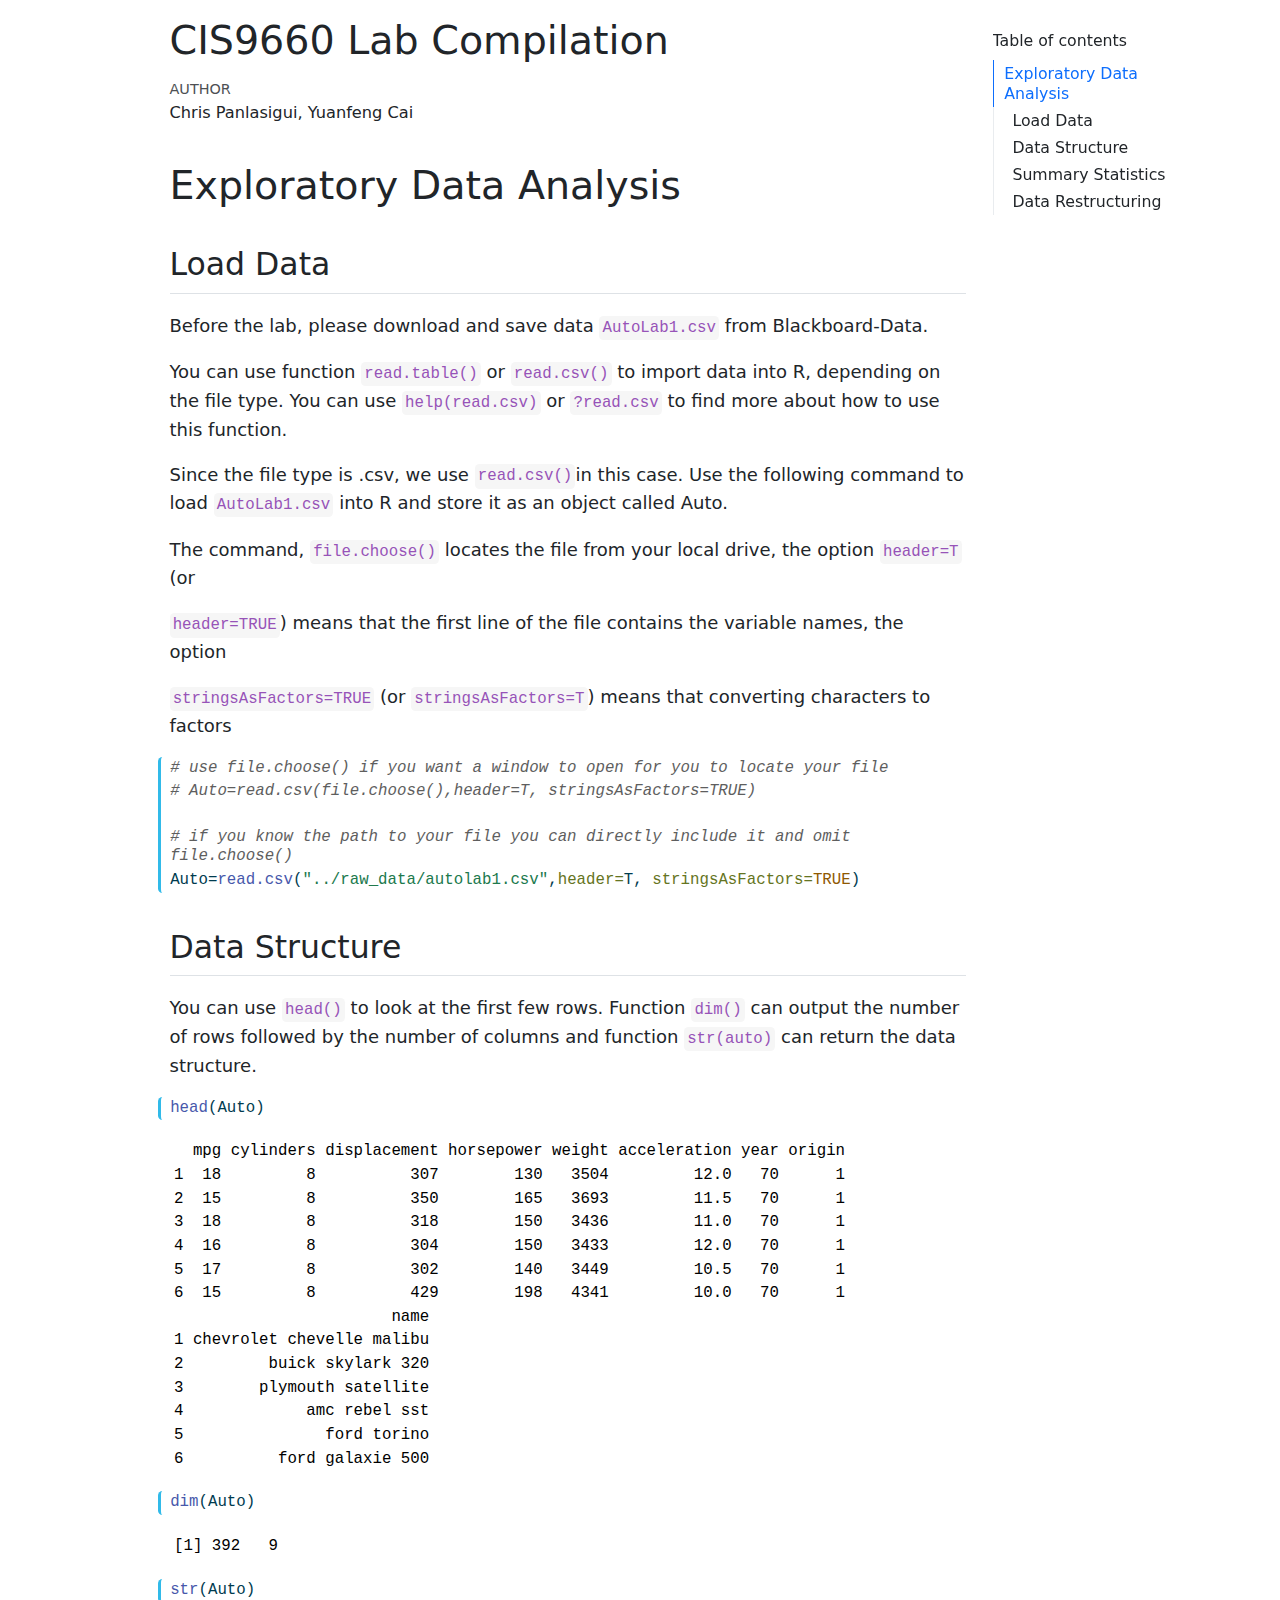
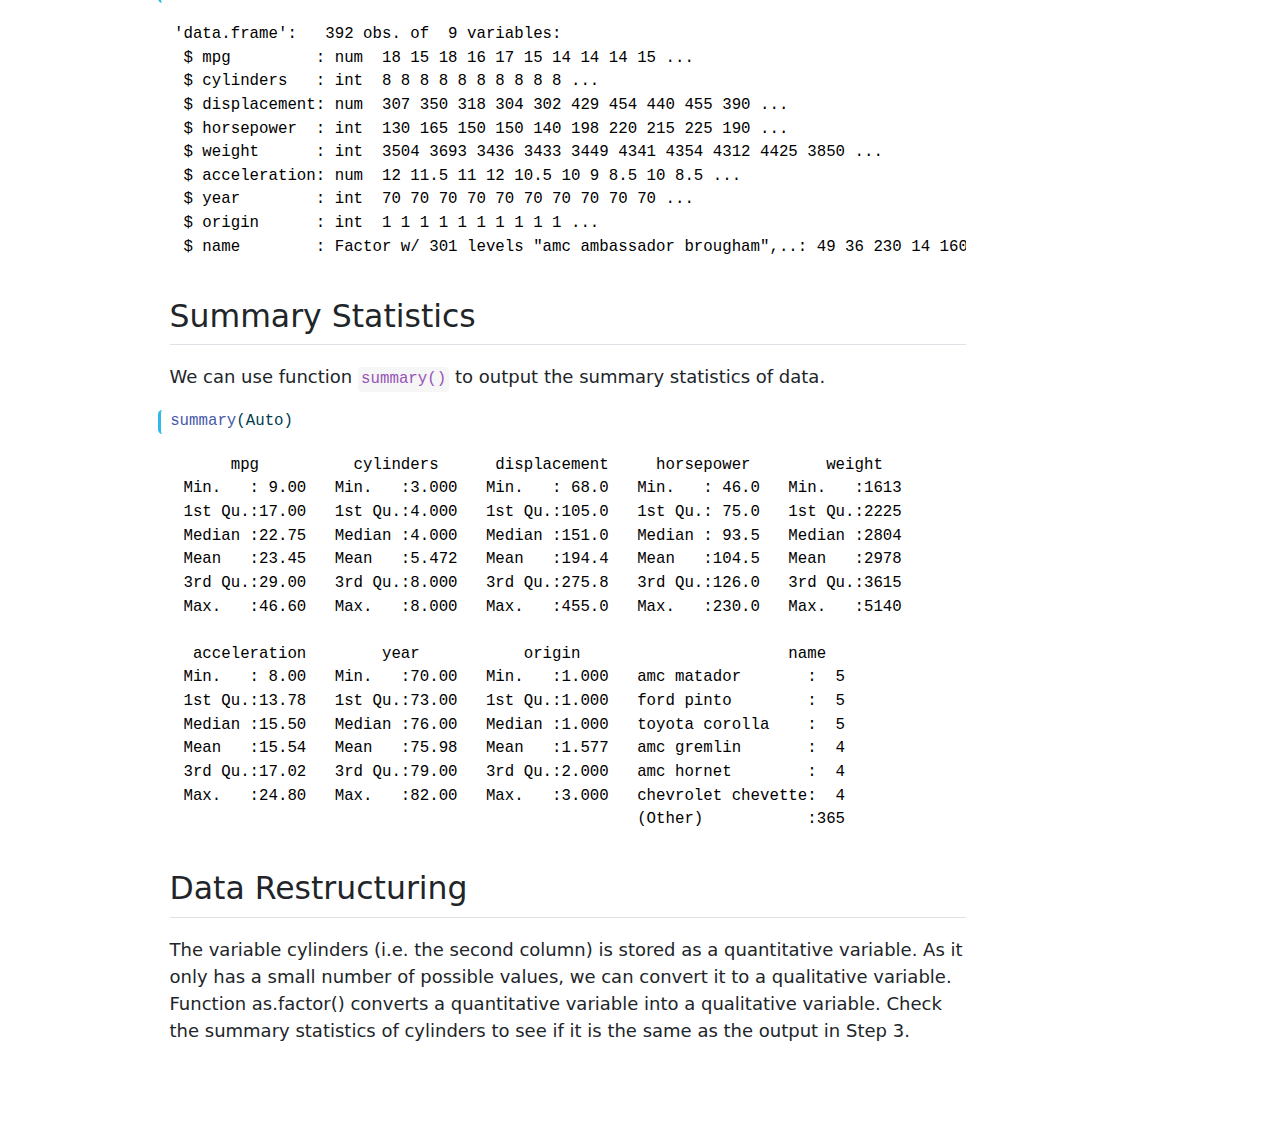
<file: index.html>
<!DOCTYPE html>
<html xmlns="http://www.w3.org/1999/xhtml" lang="en" xml:lang="en"><head>

<meta charset="utf-8">
<meta name="generator" content="quarto-1.2.247">

<meta name="viewport" content="width=device-width, initial-scale=1.0, user-scalable=yes">

<meta name="author" content="Chris Panlasigui, Yuanfeng Cai">

<title>CIS9660 Lab Compilation</title>
<style>
code{white-space: pre-wrap;}
span.smallcaps{font-variant: small-caps;}
div.columns{display: flex; gap: min(4vw, 1.5em);}
div.column{flex: auto; overflow-x: auto;}
div.hanging-indent{margin-left: 1.5em; text-indent: -1.5em;}
ul.task-list{list-style: none;}
ul.task-list li input[type="checkbox"] {
  width: 0.8em;
  margin: 0 0.8em 0.2em -1.6em;
  vertical-align: middle;
}
pre > code.sourceCode { white-space: pre; position: relative; }
pre > code.sourceCode > span { display: inline-block; line-height: 1.25; }
pre > code.sourceCode > span:empty { height: 1.2em; }
.sourceCode { overflow: visible; }
code.sourceCode > span { color: inherit; text-decoration: inherit; }
div.sourceCode { margin: 1em 0; }
pre.sourceCode { margin: 0; }
@media screen {
div.sourceCode { overflow: auto; }
}
@media print {
pre > code.sourceCode { white-space: pre-wrap; }
pre > code.sourceCode > span { text-indent: -5em; padding-left: 5em; }
}
pre.numberSource code
  { counter-reset: source-line 0; }
pre.numberSource code > span
  { position: relative; left: -4em; counter-increment: source-line; }
pre.numberSource code > span > a:first-child::before
  { content: counter(source-line);
    position: relative; left: -1em; text-align: right; vertical-align: baseline;
    border: none; display: inline-block;
    -webkit-touch-callout: none; -webkit-user-select: none;
    -khtml-user-select: none; -moz-user-select: none;
    -ms-user-select: none; user-select: none;
    padding: 0 4px; width: 4em;
    color: #aaaaaa;
  }
pre.numberSource { margin-left: 3em; border-left: 1px solid #aaaaaa;  padding-left: 4px; }
div.sourceCode
  {   }
@media screen {
pre > code.sourceCode > span > a:first-child::before { text-decoration: underline; }
}
code span.al { color: #ff0000; font-weight: bold; } /* Alert */
code span.an { color: #60a0b0; font-weight: bold; font-style: italic; } /* Annotation */
code span.at { color: #7d9029; } /* Attribute */
code span.bn { color: #40a070; } /* BaseN */
code span.bu { color: #008000; } /* BuiltIn */
code span.cf { color: #007020; font-weight: bold; } /* ControlFlow */
code span.ch { color: #4070a0; } /* Char */
code span.cn { color: #880000; } /* Constant */
code span.co { color: #60a0b0; font-style: italic; } /* Comment */
code span.cv { color: #60a0b0; font-weight: bold; font-style: italic; } /* CommentVar */
code span.do { color: #ba2121; font-style: italic; } /* Documentation */
code span.dt { color: #902000; } /* DataType */
code span.dv { color: #40a070; } /* DecVal */
code span.er { color: #ff0000; font-weight: bold; } /* Error */
code span.ex { } /* Extension */
code span.fl { color: #40a070; } /* Float */
code span.fu { color: #06287e; } /* Function */
code span.im { color: #008000; font-weight: bold; } /* Import */
code span.in { color: #60a0b0; font-weight: bold; font-style: italic; } /* Information */
code span.kw { color: #007020; font-weight: bold; } /* Keyword */
code span.op { color: #666666; } /* Operator */
code span.ot { color: #007020; } /* Other */
code span.pp { color: #bc7a00; } /* Preprocessor */
code span.sc { color: #4070a0; } /* SpecialChar */
code span.ss { color: #bb6688; } /* SpecialString */
code span.st { color: #4070a0; } /* String */
code span.va { color: #19177c; } /* Variable */
code span.vs { color: #4070a0; } /* VerbatimString */
code span.wa { color: #60a0b0; font-weight: bold; font-style: italic; } /* Warning */
</style>


<script src="labcompilation_files/libs/clipboard/clipboard.min.js"></script>
<script src="labcompilation_files/libs/quarto-html/quarto.js"></script>
<script src="labcompilation_files/libs/quarto-html/popper.min.js"></script>
<script src="labcompilation_files/libs/quarto-html/tippy.umd.min.js"></script>
<script src="labcompilation_files/libs/quarto-html/anchor.min.js"></script>
<link href="labcompilation_files/libs/quarto-html/tippy.css" rel="stylesheet">
<link href="labcompilation_files/libs/quarto-html/quarto-syntax-highlighting.css" rel="stylesheet" id="quarto-text-highlighting-styles">
<script src="labcompilation_files/libs/bootstrap/bootstrap.min.js"></script>
<link href="labcompilation_files/libs/bootstrap/bootstrap-icons.css" rel="stylesheet">
<link href="labcompilation_files/libs/bootstrap/bootstrap.min.css" rel="stylesheet" id="quarto-bootstrap" data-mode="light">


</head>

<body>

<div id="quarto-content" class="page-columns page-rows-contents page-layout-article">
<div id="quarto-margin-sidebar" class="sidebar margin-sidebar">
  <nav id="TOC" role="doc-toc" class="toc-active">
    <h2 id="toc-title">Table of contents</h2>
   
  <ul class="collapse">
  <li><a href="#exploratory-data-analysis" id="toc-exploratory-data-analysis" class="nav-link active" data-scroll-target="#exploratory-data-analysis">Exploratory Data Analysis</a>
  <ul class="collapse">
  <li><a href="#load-data" id="toc-load-data" class="nav-link" data-scroll-target="#load-data">Load Data</a></li>
  <li><a href="#data-structure" id="toc-data-structure" class="nav-link" data-scroll-target="#data-structure">Data Structure</a></li>
  <li><a href="#summary-statistics" id="toc-summary-statistics" class="nav-link" data-scroll-target="#summary-statistics">Summary Statistics</a></li>
  <li><a href="#data-restructuring" id="toc-data-restructuring" class="nav-link" data-scroll-target="#data-restructuring">Data Restructuring</a></li>
  </ul></li>
  </ul>
</nav>
</div>
<main class="content" id="quarto-document-content">

<header id="title-block-header" class="quarto-title-block default">
<div class="quarto-title">
<h1 class="title">CIS9660 Lab Compilation</h1>
</div>



<div class="quarto-title-meta">

    <div>
    <div class="quarto-title-meta-heading">Author</div>
    <div class="quarto-title-meta-contents">
             <p>Chris Panlasigui, Yuanfeng Cai </p>
          </div>
  </div>
    
  
    
  </div>
  

</header>

<section id="exploratory-data-analysis" class="level1">
<h1>Exploratory Data Analysis</h1>
<section id="load-data" class="level2">
<h2 class="anchored" data-anchor-id="load-data">Load Data</h2>
<p>Before the lab, please download and save data <code>AutoLab1.csv</code> from Blackboard-Data.</p>
<p>You can use function <code>read.table()</code> or <code>read.csv()</code> to import data into R, depending on the file type. You can use <code>help(read.csv)</code> or <code>?read.csv</code> to find more about how to use this function.</p>
<p>Since the file type is .csv, we use <code>read.csv()</code>in this case. Use the following command to load <code>AutoLab1.csv</code> into R and store it as an object called Auto.</p>
<p>The command, <code>file.choose()</code> locates the file from your local drive, the option <code>header=T</code> (or</p>
<p><code>header=TRUE</code>) means that the first line of the file contains the variable names, the option</p>
<p><code>stringsAsFactors=TRUE</code> (or <code>stringsAsFactors=T</code>) means that converting characters to factors</p>
<div class="cell">
<div class="sourceCode cell-code" id="cb1"><pre class="sourceCode r code-with-copy"><code class="sourceCode r"><span id="cb1-1"><a href="#cb1-1" aria-hidden="true" tabindex="-1"></a><span class="co"># use file.choose() if you want a window to open for you to locate your file</span></span>
<span id="cb1-2"><a href="#cb1-2" aria-hidden="true" tabindex="-1"></a><span class="co"># Auto=read.csv(file.choose(),header=T, stringsAsFactors=TRUE)</span></span>
<span id="cb1-3"><a href="#cb1-3" aria-hidden="true" tabindex="-1"></a></span>
<span id="cb1-4"><a href="#cb1-4" aria-hidden="true" tabindex="-1"></a><span class="co"># if you know the path to your file you can directly include it and omit file.choose()</span></span>
<span id="cb1-5"><a href="#cb1-5" aria-hidden="true" tabindex="-1"></a>Auto<span class="ot">=</span><span class="fu">read.csv</span>(<span class="st">"../raw_data/autolab1.csv"</span>,<span class="at">header=</span>T, <span class="at">stringsAsFactors=</span><span class="cn">TRUE</span>)</span></code><button title="Copy to Clipboard" class="code-copy-button"><i class="bi"></i></button></pre></div>
</div>
</section>
<section id="data-structure" class="level2">
<h2 class="anchored" data-anchor-id="data-structure">Data Structure</h2>
<p>You can use <code>head()</code> to look at the first few rows. Function <code>dim()</code> can output the number of rows followed by the number of columns and function <code>str(auto)</code> can return the data structure.</p>
<div class="cell">
<div class="sourceCode cell-code" id="cb2"><pre class="sourceCode r code-with-copy"><code class="sourceCode r"><span id="cb2-1"><a href="#cb2-1" aria-hidden="true" tabindex="-1"></a><span class="fu">head</span>(Auto)</span></code><button title="Copy to Clipboard" class="code-copy-button"><i class="bi"></i></button></pre></div>
<div class="cell-output cell-output-stdout">
<pre><code>  mpg cylinders displacement horsepower weight acceleration year origin
1  18         8          307        130   3504         12.0   70      1
2  15         8          350        165   3693         11.5   70      1
3  18         8          318        150   3436         11.0   70      1
4  16         8          304        150   3433         12.0   70      1
5  17         8          302        140   3449         10.5   70      1
6  15         8          429        198   4341         10.0   70      1
                       name
1 chevrolet chevelle malibu
2         buick skylark 320
3        plymouth satellite
4             amc rebel sst
5               ford torino
6          ford galaxie 500</code></pre>
</div>
<div class="sourceCode cell-code" id="cb4"><pre class="sourceCode r code-with-copy"><code class="sourceCode r"><span id="cb4-1"><a href="#cb4-1" aria-hidden="true" tabindex="-1"></a><span class="fu">dim</span>(Auto)</span></code><button title="Copy to Clipboard" class="code-copy-button"><i class="bi"></i></button></pre></div>
<div class="cell-output cell-output-stdout">
<pre><code>[1] 392   9</code></pre>
</div>
<div class="sourceCode cell-code" id="cb6"><pre class="sourceCode r code-with-copy"><code class="sourceCode r"><span id="cb6-1"><a href="#cb6-1" aria-hidden="true" tabindex="-1"></a><span class="fu">str</span>(Auto)</span></code><button title="Copy to Clipboard" class="code-copy-button"><i class="bi"></i></button></pre></div>
<div class="cell-output cell-output-stdout">
<pre><code>'data.frame':   392 obs. of  9 variables:
 $ mpg         : num  18 15 18 16 17 15 14 14 14 15 ...
 $ cylinders   : int  8 8 8 8 8 8 8 8 8 8 ...
 $ displacement: num  307 350 318 304 302 429 454 440 455 390 ...
 $ horsepower  : int  130 165 150 150 140 198 220 215 225 190 ...
 $ weight      : int  3504 3693 3436 3433 3449 4341 4354 4312 4425 3850 ...
 $ acceleration: num  12 11.5 11 12 10.5 10 9 8.5 10 8.5 ...
 $ year        : int  70 70 70 70 70 70 70 70 70 70 ...
 $ origin      : int  1 1 1 1 1 1 1 1 1 1 ...
 $ name        : Factor w/ 301 levels "amc ambassador brougham",..: 49 36 230 14 160 141 54 222 240 2 ...</code></pre>
</div>
</div>
</section>
<section id="summary-statistics" class="level2">
<h2 class="anchored" data-anchor-id="summary-statistics">Summary Statistics</h2>
<p>We can use function <code>summary()</code> to output the summary statistics of data.</p>
<div class="cell">
<div class="sourceCode cell-code" id="cb8"><pre class="sourceCode r code-with-copy"><code class="sourceCode r"><span id="cb8-1"><a href="#cb8-1" aria-hidden="true" tabindex="-1"></a><span class="fu">summary</span>(Auto)</span></code><button title="Copy to Clipboard" class="code-copy-button"><i class="bi"></i></button></pre></div>
<div class="cell-output cell-output-stdout">
<pre><code>      mpg          cylinders      displacement     horsepower        weight    
 Min.   : 9.00   Min.   :3.000   Min.   : 68.0   Min.   : 46.0   Min.   :1613  
 1st Qu.:17.00   1st Qu.:4.000   1st Qu.:105.0   1st Qu.: 75.0   1st Qu.:2225  
 Median :22.75   Median :4.000   Median :151.0   Median : 93.5   Median :2804  
 Mean   :23.45   Mean   :5.472   Mean   :194.4   Mean   :104.5   Mean   :2978  
 3rd Qu.:29.00   3rd Qu.:8.000   3rd Qu.:275.8   3rd Qu.:126.0   3rd Qu.:3615  
 Max.   :46.60   Max.   :8.000   Max.   :455.0   Max.   :230.0   Max.   :5140  
                                                                               
  acceleration        year           origin                      name    
 Min.   : 8.00   Min.   :70.00   Min.   :1.000   amc matador       :  5  
 1st Qu.:13.78   1st Qu.:73.00   1st Qu.:1.000   ford pinto        :  5  
 Median :15.50   Median :76.00   Median :1.000   toyota corolla    :  5  
 Mean   :15.54   Mean   :75.98   Mean   :1.577   amc gremlin       :  4  
 3rd Qu.:17.02   3rd Qu.:79.00   3rd Qu.:2.000   amc hornet        :  4  
 Max.   :24.80   Max.   :82.00   Max.   :3.000   chevrolet chevette:  4  
                                                 (Other)           :365  </code></pre>
</div>
</div>
</section>
<section id="data-restructuring" class="level2">
<h2 class="anchored" data-anchor-id="data-restructuring">Data Restructuring</h2>
<p>The variable cylinders (i.e.&nbsp;the second column) is stored as a quantitative variable. As it only has a small number of possible values, we can convert it to a qualitative variable. Function as.factor() converts a quantitative variable into a qualitative variable. Check the summary statistics of cylinders to see if it is the same as the output in Step 3.</p>
</section>
</section>

</main>
<!-- /main column -->
<script id="quarto-html-after-body" type="application/javascript">
window.document.addEventListener("DOMContentLoaded", function (event) {
  const toggleBodyColorMode = (bsSheetEl) => {
    const mode = bsSheetEl.getAttribute("data-mode");
    const bodyEl = window.document.querySelector("body");
    if (mode === "dark") {
      bodyEl.classList.add("quarto-dark");
      bodyEl.classList.remove("quarto-light");
    } else {
      bodyEl.classList.add("quarto-light");
      bodyEl.classList.remove("quarto-dark");
    }
  }
  const toggleBodyColorPrimary = () => {
    const bsSheetEl = window.document.querySelector("link#quarto-bootstrap");
    if (bsSheetEl) {
      toggleBodyColorMode(bsSheetEl);
    }
  }
  toggleBodyColorPrimary();  
  const icon = "";
  const anchorJS = new window.AnchorJS();
  anchorJS.options = {
    placement: 'right',
    icon: icon
  };
  anchorJS.add('.anchored');
  const clipboard = new window.ClipboardJS('.code-copy-button', {
    target: function(trigger) {
      return trigger.previousElementSibling;
    }
  });
  clipboard.on('success', function(e) {
    // button target
    const button = e.trigger;
    // don't keep focus
    button.blur();
    // flash "checked"
    button.classList.add('code-copy-button-checked');
    var currentTitle = button.getAttribute("title");
    button.setAttribute("title", "Copied!");
    let tooltip;
    if (window.bootstrap) {
      button.setAttribute("data-bs-toggle", "tooltip");
      button.setAttribute("data-bs-placement", "left");
      button.setAttribute("data-bs-title", "Copied!");
      tooltip = new bootstrap.Tooltip(button, 
        { trigger: "manual", 
          customClass: "code-copy-button-tooltip",
          offset: [0, -8]});
      tooltip.show();    
    }
    setTimeout(function() {
      if (tooltip) {
        tooltip.hide();
        button.removeAttribute("data-bs-title");
        button.removeAttribute("data-bs-toggle");
        button.removeAttribute("data-bs-placement");
      }
      button.setAttribute("title", currentTitle);
      button.classList.remove('code-copy-button-checked');
    }, 1000);
    // clear code selection
    e.clearSelection();
  });
  function tippyHover(el, contentFn) {
    const config = {
      allowHTML: true,
      content: contentFn,
      maxWidth: 500,
      delay: 100,
      arrow: false,
      appendTo: function(el) {
          return el.parentElement;
      },
      interactive: true,
      interactiveBorder: 10,
      theme: 'quarto',
      placement: 'bottom-start'
    };
    window.tippy(el, config); 
  }
  const noterefs = window.document.querySelectorAll('a[role="doc-noteref"]');
  for (var i=0; i<noterefs.length; i++) {
    const ref = noterefs[i];
    tippyHover(ref, function() {
      // use id or data attribute instead here
      let href = ref.getAttribute('data-footnote-href') || ref.getAttribute('href');
      try { href = new URL(href).hash; } catch {}
      const id = href.replace(/^#\/?/, "");
      const note = window.document.getElementById(id);
      return note.innerHTML;
    });
  }
  const findCites = (el) => {
    const parentEl = el.parentElement;
    if (parentEl) {
      const cites = parentEl.dataset.cites;
      if (cites) {
        return {
          el,
          cites: cites.split(' ')
        };
      } else {
        return findCites(el.parentElement)
      }
    } else {
      return undefined;
    }
  };
  var bibliorefs = window.document.querySelectorAll('a[role="doc-biblioref"]');
  for (var i=0; i<bibliorefs.length; i++) {
    const ref = bibliorefs[i];
    const citeInfo = findCites(ref);
    if (citeInfo) {
      tippyHover(citeInfo.el, function() {
        var popup = window.document.createElement('div');
        citeInfo.cites.forEach(function(cite) {
          var citeDiv = window.document.createElement('div');
          citeDiv.classList.add('hanging-indent');
          citeDiv.classList.add('csl-entry');
          var biblioDiv = window.document.getElementById('ref-' + cite);
          if (biblioDiv) {
            citeDiv.innerHTML = biblioDiv.innerHTML;
          }
          popup.appendChild(citeDiv);
        });
        return popup.innerHTML;
      });
    }
  }
});
</script>
</div> <!-- /content -->



</body></html>
</file>
<file: labcompilation_files/libs/quarto-html/tippy.css>
.tippy-box[data-animation=fade][data-state=hidden]{opacity:0}[data-tippy-root]{max-width:calc(100vw - 10px)}.tippy-box{position:relative;background-color:#333;color:#fff;border-radius:4px;font-size:14px;line-height:1.4;white-space:normal;outline:0;transition-property:transform,visibility,opacity}.tippy-box[data-placement^=top]>.tippy-arrow{bottom:0}.tippy-box[data-placement^=top]>.tippy-arrow:before{bottom:-7px;left:0;border-width:8px 8px 0;border-top-color:initial;transform-origin:center top}.tippy-box[data-placement^=bottom]>.tippy-arrow{top:0}.tippy-box[data-placement^=bottom]>.tippy-arrow:before{top:-7px;left:0;border-width:0 8px 8px;border-bottom-color:initial;transform-origin:center bottom}.tippy-box[data-placement^=left]>.tippy-arrow{right:0}.tippy-box[data-placement^=left]>.tippy-arrow:before{border-width:8px 0 8px 8px;border-left-color:initial;right:-7px;transform-origin:center left}.tippy-box[data-placement^=right]>.tippy-arrow{left:0}.tippy-box[data-placement^=right]>.tippy-arrow:before{left:-7px;border-width:8px 8px 8px 0;border-right-color:initial;transform-origin:center right}.tippy-box[data-inertia][data-state=visible]{transition-timing-function:cubic-bezier(.54,1.5,.38,1.11)}.tippy-arrow{width:16px;height:16px;color:#333}.tippy-arrow:before{content:"";position:absolute;border-color:transparent;border-style:solid}.tippy-content{position:relative;padding:5px 9px;z-index:1}
</file>
<file: labcompilation_files/libs/quarto-html/quarto-syntax-highlighting.css>
/* quarto syntax highlight colors */
:root {
  --quarto-hl-ot-color: #003B4F;
  --quarto-hl-at-color: #657422;
  --quarto-hl-ss-color: #20794D;
  --quarto-hl-an-color: #5E5E5E;
  --quarto-hl-fu-color: #4758AB;
  --quarto-hl-st-color: #20794D;
  --quarto-hl-cf-color: #003B4F;
  --quarto-hl-op-color: #5E5E5E;
  --quarto-hl-er-color: #AD0000;
  --quarto-hl-bn-color: #AD0000;
  --quarto-hl-al-color: #AD0000;
  --quarto-hl-va-color: #111111;
  --quarto-hl-bu-color: inherit;
  --quarto-hl-ex-color: inherit;
  --quarto-hl-pp-color: #AD0000;
  --quarto-hl-in-color: #5E5E5E;
  --quarto-hl-vs-color: #20794D;
  --quarto-hl-wa-color: #5E5E5E;
  --quarto-hl-do-color: #5E5E5E;
  --quarto-hl-im-color: #00769E;
  --quarto-hl-ch-color: #20794D;
  --quarto-hl-dt-color: #AD0000;
  --quarto-hl-fl-color: #AD0000;
  --quarto-hl-co-color: #5E5E5E;
  --quarto-hl-cv-color: #5E5E5E;
  --quarto-hl-cn-color: #8f5902;
  --quarto-hl-sc-color: #5E5E5E;
  --quarto-hl-dv-color: #AD0000;
  --quarto-hl-kw-color: #003B4F;
}

/* other quarto variables */
:root {
  --quarto-font-monospace: SFMono-Regular, Menlo, Monaco, Consolas, "Liberation Mono", "Courier New", monospace;
}

pre > code.sourceCode > span {
  color: #003B4F;
}

code span {
  color: #003B4F;
}

code.sourceCode > span {
  color: #003B4F;
}

div.sourceCode,
div.sourceCode pre.sourceCode {
  color: #003B4F;
}

code span.ot {
  color: #003B4F;
}

code span.at {
  color: #657422;
}

code span.ss {
  color: #20794D;
}

code span.an {
  color: #5E5E5E;
}

code span.fu {
  color: #4758AB;
}

code span.st {
  color: #20794D;
}

code span.cf {
  color: #003B4F;
}

code span.op {
  color: #5E5E5E;
}

code span.er {
  color: #AD0000;
}

code span.bn {
  color: #AD0000;
}

code span.al {
  color: #AD0000;
}

code span.va {
  color: #111111;
}

code span.pp {
  color: #AD0000;
}

code span.in {
  color: #5E5E5E;
}

code span.vs {
  color: #20794D;
}

code span.wa {
  color: #5E5E5E;
  font-style: italic;
}

code span.do {
  color: #5E5E5E;
  font-style: italic;
}

code span.im {
  color: #00769E;
}

code span.ch {
  color: #20794D;
}

code span.dt {
  color: #AD0000;
}

code span.fl {
  color: #AD0000;
}

code span.co {
  color: #5E5E5E;
}

code span.cv {
  color: #5E5E5E;
  font-style: italic;
}

code span.cn {
  color: #8f5902;
}

code span.sc {
  color: #5E5E5E;
}

code span.dv {
  color: #AD0000;
}

code span.kw {
  color: #003B4F;
}

.prevent-inlining {
  content: "</";
}

/*# sourceMappingURL=debc5d5d77c3f9108843748ff7464032.css.map */
</file>
